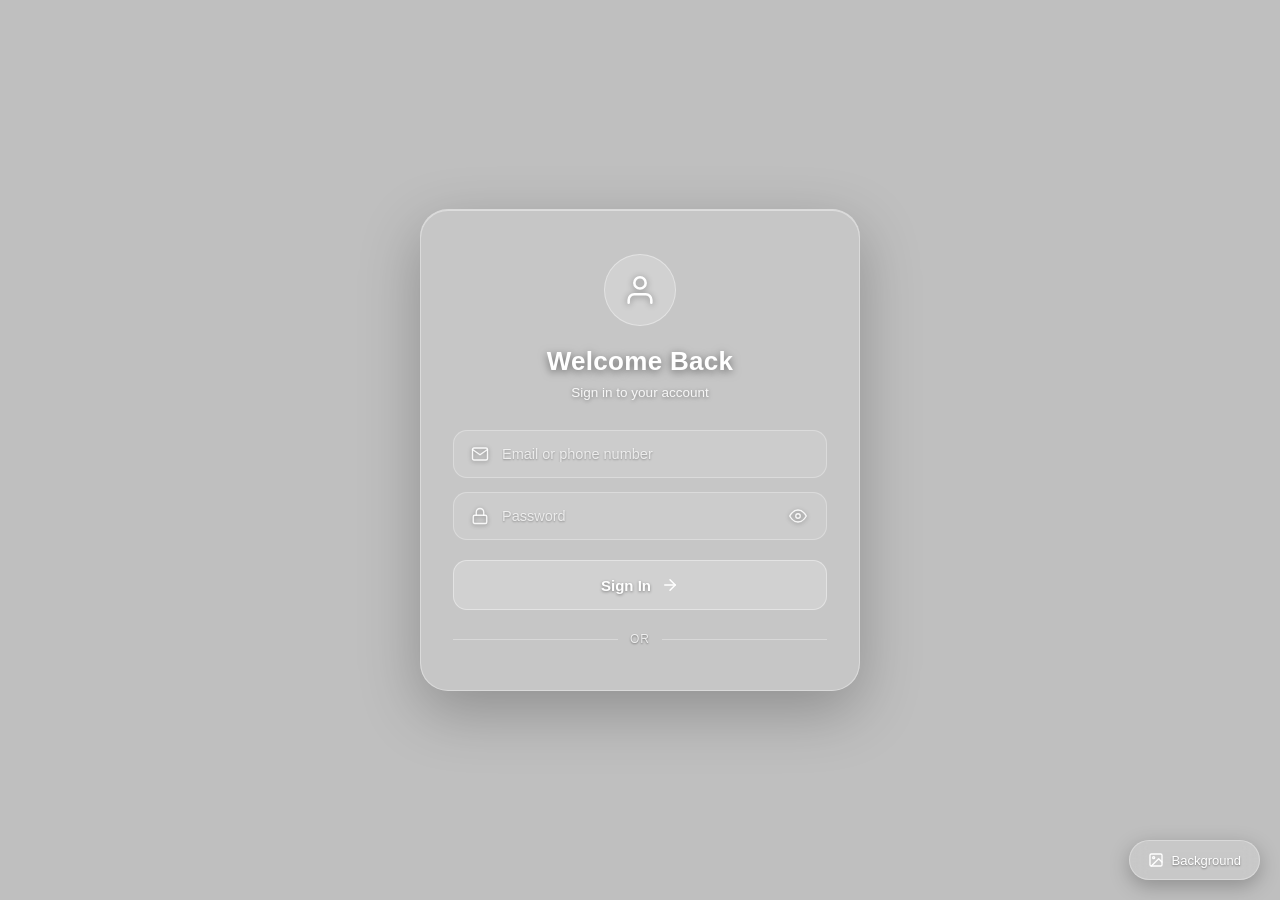
<file: index.html>
<!DOCTYPE html>
<html lang="en">
<head>
  <meta charset="UTF-8">
  <meta name="viewport" content="width=device-width, initial-scale=1.0">
  <title>Welcome Back - Login</title>
  <link rel="stylesheet" href="style.css">
  <script src="theme.js"></script>
</head>
<body>

  <!-- Background Overlay -->
  <div class="bg-overlay"></div>

  <!-- Login Card -->
  <div class="login-wrapper">
    <div class="login-card">

      <!-- Avatar Icon -->
      <div class="avatar">
        <svg xmlns="http://www.w3.org/2000/svg" viewBox="0 0 24 24" fill="none" stroke="currentColor" stroke-width="1.8" stroke-linecap="round" stroke-linejoin="round">
          <path d="M20 21v-2a4 4 0 0 0-4-4H8a4 4 0 0 0-4 4v2"></path>
          <circle cx="12" cy="7" r="4"></circle>
        </svg>
      </div>

      <!-- Title -->
      <h1 class="title">Welcome Back</h1>
      <p class="subtitle">Sign in to your account</p>

      <!-- Form -->
      <form id="loginForm" class="login-form">

        <!-- Email -->
        <div class="input-wrapper">
          <svg class="input-icon" xmlns="http://www.w3.org/2000/svg" viewBox="0 0 24 24" fill="none" stroke="currentColor" stroke-width="1.8" stroke-linecap="round" stroke-linejoin="round">
            <rect x="2" y="4" width="20" height="16" rx="2"></rect>
            <path d="m22 6-10 7L2 6"></path>
          </svg>
          <input type="text" id="email" placeholder="Email or phone number" required>
        </div>

        <!-- Password -->
        <div class="input-wrapper">
          <svg class="input-icon" xmlns="http://www.w3.org/2000/svg" viewBox="0 0 24 24" fill="none" stroke="currentColor" stroke-width="1.8" stroke-linecap="round" stroke-linejoin="round">
            <rect x="3" y="11" width="18" height="11" rx="2" ry="2"></rect>
            <path d="M7 11V7a5 5 0 0 1 10 0v4"></path>
          </svg>
          <input type="password" id="password" placeholder="Password" required>
          <button type="button" class="toggle-password" id="togglePassword" aria-label="Toggle password">
            <svg xmlns="http://www.w3.org/2000/svg" viewBox="0 0 24 24" fill="none" stroke="currentColor" stroke-width="1.8" stroke-linecap="round" stroke-linejoin="round">
              <path d="M1 12s4-8 11-8 11 8 11 8-4 8-11 8-11-8-11-8z"></path>
              <circle cx="12" cy="12" r="3"></circle>
            </svg>
          </button>
        </div>

        <!-- Sign In Button -->
        <button type="submit" class="signin-btn">
          <span>Sign In</span>
          <svg xmlns="http://www.w3.org/2000/svg" viewBox="0 0 24 24" fill="none" stroke="currentColor" stroke-width="2" stroke-linecap="round" stroke-linejoin="round">
            <line x1="5" y1="12" x2="19" y2="12"></line>
            <polyline points="12 5 19 12 12 19"></polyline>
          </svg>
        </button>

        <!-- OR Divider -->
        <div class="divider">
          <span>OR</span>
        </div>

      </form>
    </div>
  </div>

  <!-- Background Upload (Right Bottom) -->
  <div class="bg-upload">
    <label for="bgImage" class="bg-upload-btn" title="Change Background">
      <svg xmlns="http://www.w3.org/2000/svg" viewBox="0 0 24 24" fill="none" stroke="currentColor" stroke-width="2" stroke-linecap="round" stroke-linejoin="round">
        <rect x="3" y="3" width="18" height="18" rx="2" ry="2"></rect>
        <circle cx="8.5" cy="8.5" r="1.5"></circle>
        <polyline points="21 15 16 10 5 21"></polyline>
      </svg>
      <span>Background</span>
    </label>
    <input type="file" id="bgImage" accept="image/*" hidden>
  </div>

  <script src="script.js"></script>
</body>
</html>
</file>
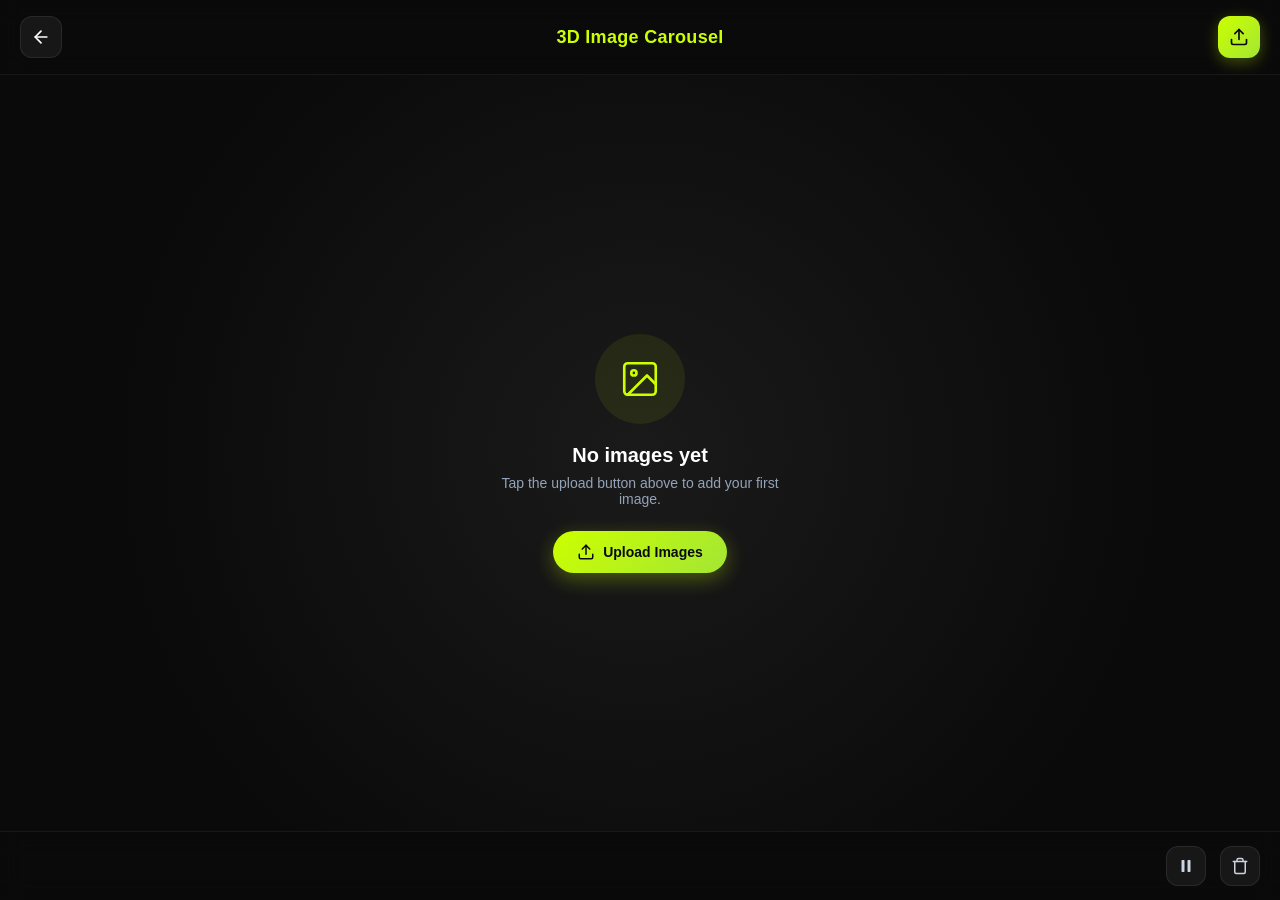
<file: gallery.html>
<!DOCTYPE html>
<html lang="en">
<head>
  <meta charset="UTF-8">
  <meta name="viewport" content="width=device-width, initial-scale=1.0">
  <title>3D Image Carousel</title>
  <link rel="stylesheet" href="gallery.css">
  <script src="theme.js"></script>
</head>
<body>

  <!-- ===== Page Header ===== -->
  <header class="gallery-header">
    <a href="dashboard.html" class="back-btn" aria-label="Back">
      <svg xmlns="http://www.w3.org/2000/svg" viewBox="0 0 24 24" fill="none" stroke="currentColor" stroke-width="2" stroke-linecap="round" stroke-linejoin="round">
        <line x1="19" y1="12" x2="5" y2="12"></line>
        <polyline points="12 19 5 12 12 5"></polyline>
      </svg>
    </a>
    <h1 class="gallery-title">3D Image Carousel</h1>
    <button class="upload-btn" id="uploadTrigger" aria-label="Upload Images">
      <svg xmlns="http://www.w3.org/2000/svg" viewBox="0 0 24 24" fill="none" stroke="currentColor" stroke-width="2" stroke-linecap="round" stroke-linejoin="round">
        <path d="M21 15v4a2 2 0 0 1-2 2H5a2 2 0 0 1-2-2v-4"></path>
        <polyline points="17 8 12 3 7 8"></polyline>
        <line x1="12" y1="3" x2="12" y2="15"></line>
      </svg>
    </button>
    <input type="file" id="imageUpload" accept="image/*" multiple hidden>
  </header>

  <!-- ===== 3D Carousel Stage ===== -->
  <div class="stage-container" id="stageContainer">
    <div class="stage" id="stage">
      <!-- Cards dynamically added via JavaScript -->
    </div>

    <!-- Empty State -->
    <div class="empty-state" id="emptyState">
      <div class="empty-icon">
        <svg xmlns="http://www.w3.org/2000/svg" viewBox="0 0 24 24" fill="none" stroke="currentColor" stroke-width="1.5" stroke-linecap="round" stroke-linejoin="round">
          <rect x="3" y="3" width="18" height="18" rx="2" ry="2"></rect>
          <circle cx="8.5" cy="8.5" r="1.5"></circle>
          <polyline points="21 15 16 10 5 21"></polyline>
        </svg>
      </div>
      <h2>No images yet</h2>
      <p>Tap the upload button above to add your first image.</p>
      <button class="empty-upload-btn" id="emptyUploadBtn">
        <svg xmlns="http://www.w3.org/2000/svg" viewBox="0 0 24 24" fill="none" stroke="currentColor" stroke-width="2" stroke-linecap="round" stroke-linejoin="round">
          <path d="M21 15v4a2 2 0 0 1-2 2H5a2 2 0 0 1-2-2v-4"></path>
          <polyline points="17 8 12 3 7 8"></polyline>
          <line x1="12" y1="3" x2="12" y2="15"></line>
        </svg>
        Upload Images
      </button>
    </div>
  </div>

  <!-- ===== Bottom Info ===== -->
  <div class="bottom-bar" id="bottomBar">
    <div class="dots" id="dots"></div>
    <button class="play-pause" id="playPauseBtn" title="Pause Auto Slide">
      <svg xmlns="http://www.w3.org/2000/svg" viewBox="0 0 24 24" fill="currentColor" id="playPauseIcon">
        <rect x="6" y="4" width="4" height="16" rx="1"></rect>
        <rect x="14" y="4" width="4" height="16" rx="1"></rect>
      </svg>
    </button>
    <button class="clear-btn" id="clearBtn" title="Clear All">
      <svg xmlns="http://www.w3.org/2000/svg" viewBox="0 0 24 24" fill="none" stroke="currentColor" stroke-width="2" stroke-linecap="round" stroke-linejoin="round">
        <polyline points="3 6 5 6 21 6"></polyline>
        <path d="M19 6v14a2 2 0 0 1-2 2H7a2 2 0 0 1-2-2V6m3 0V4a2 2 0 0 1 2-2h4a2 2 0 0 1 2 2v2"></path>
      </svg>
    </button>
  </div>

  <script src="gallery.js"></script>
</body>
</html>
</file>
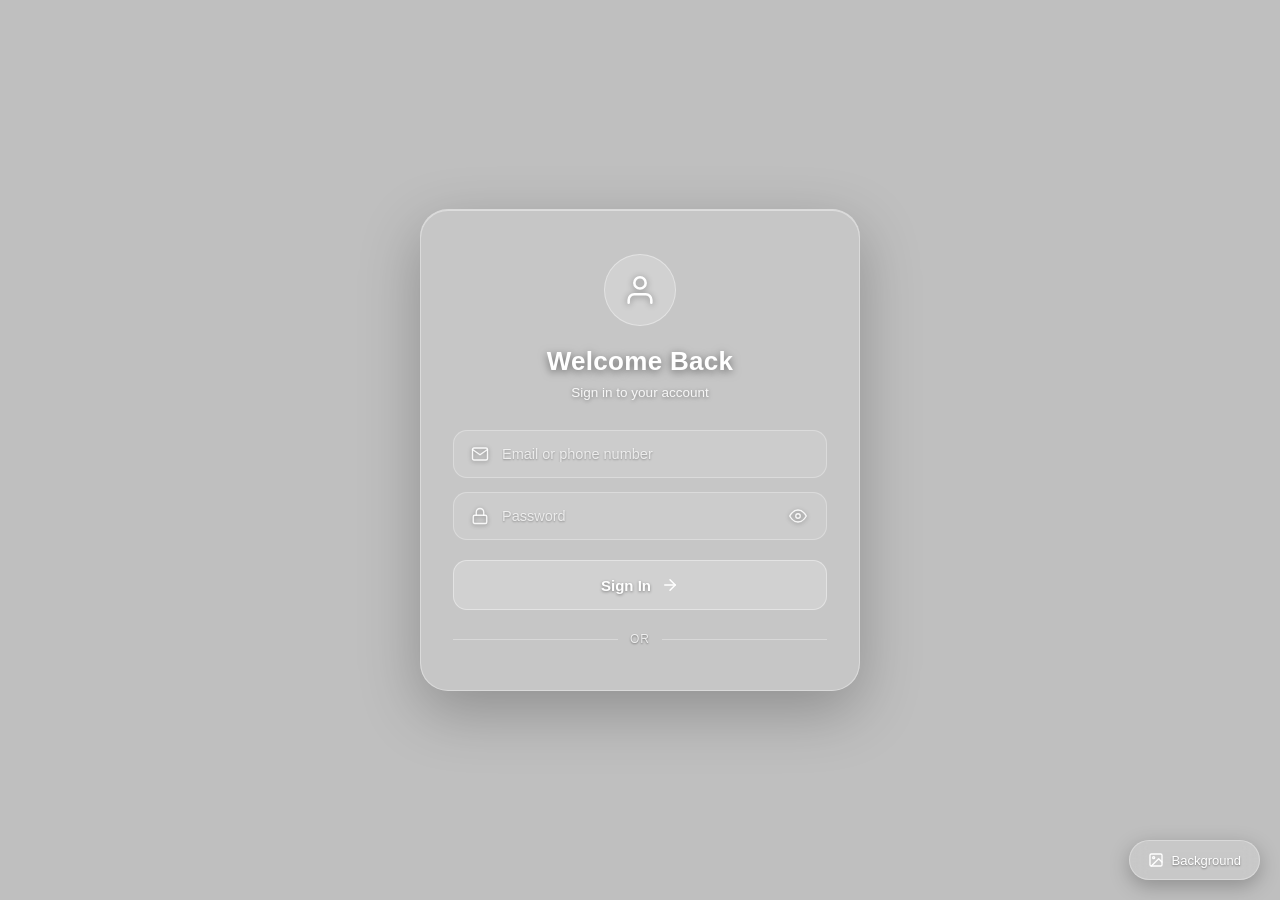
<file: profile.html>
<!DOCTYPE html>
<html lang="en">
<head>
  <meta charset="UTF-8">
  <meta name="viewport" content="width=device-width, initial-scale=1.0, maximum-scale=1.0, user-scalable=no">
  <meta name="theme-color" content="#0a0f1c">
  <title>Edit Profile - Gallery</title>
  <link rel="stylesheet" href="dashboard.css">
  <link rel="stylesheet" href="profile.css">
  <script src="theme.js"></script>
</head>
<body>

  <div class="app-frame">

    <!-- ===== Header ===== -->
    <header class="app-header">
      <a href="dashboard.html" class="header-btn" aria-label="Back">
        <svg xmlns="http://www.w3.org/2000/svg" viewBox="0 0 24 24" fill="none" stroke="currentColor" stroke-width="2.2" stroke-linecap="round" stroke-linejoin="round">
          <line x1="19" y1="12" x2="5" y2="12"></line>
          <polyline points="12 19 5 12 12 5"></polyline>
        </svg>
      </a>

      <div class="header-title">
        <h1>Edit Profile</h1>
        <p>Update your info</p>
      </div>

      <button class="header-btn" data-theme-toggle aria-label="Toggle theme">
        <span class="theme-icon"></span>
      </button>
    </header>

    <!-- ===== Content ===== -->
    <main class="profile-layout">

      <!-- Avatar Preview -->
      <div class="profile-hero">
        <div class="avatar-preview" id="avatarPreview">
          <svg xmlns="http://www.w3.org/2000/svg" viewBox="0 0 24 24" fill="none" stroke="currentColor" stroke-width="1.5" stroke-linecap="round" stroke-linejoin="round">
            <path d="M20 21v-2a4 4 0 0 0-4-4H8a4 4 0 0 0-4 4v2"></path>
            <circle cx="12" cy="7" r="4"></circle>
          </svg>
          <button class="avatar-camera-btn" id="avatarBtn" aria-label="Change Photo">
            <svg xmlns="http://www.w3.org/2000/svg" viewBox="0 0 24 24" fill="none" stroke="currentColor" stroke-width="2" stroke-linecap="round" stroke-linejoin="round">
              <path d="M23 19a2 2 0 0 1-2 2H3a2 2 0 0 1-2-2V8a2 2 0 0 1 2-2h4l2-3h6l2 3h4a2 2 0 0 1 2 2z"></path>
              <circle cx="12" cy="13" r="4"></circle>
            </svg>
          </button>
        </div>
        <p class="avatar-hint">Tap to change your photo</p>
      </div>

      <!-- Form -->
      <form class="profile-form" id="profileForm">
        <div class="form-group">
          <label for="profileName">Display Name</label>
          <input type="text" id="profileName" placeholder="Enter your name" maxlength="30" autocomplete="off" required>
        </div>

        <div class="form-group">
          <label for="profileBio">Bio <span class="optional">(optional)</span></label>
          <textarea id="profileBio" placeholder="Tell something about yourself..." maxlength="120" rows="3"></textarea>
        </div>

        <button type="submit" class="save-btn" id="saveBtn">
          <svg xmlns="http://www.w3.org/2000/svg" viewBox="0 0 24 24" fill="none" stroke="currentColor" stroke-width="2" stroke-linecap="round" stroke-linejoin="round">
            <path d="M19 21H5a2 2 0 0 1-2-2V5a2 2 0 0 1 2-2h11l5 5v11a2 2 0 0 1-2 2z"></path>
            <polyline points="17 21 17 13 7 13 7 21"></polyline>
            <polyline points="7 3 7 8 15 8"></polyline>
          </svg>
          <span>Save Changes</span>
        </button>
      </form>

      <input type="file" id="avatarInput" accept="image/*" hidden>

    </main>

  </div>

  <script src="profile.js"></script>
</body>
</html>
</file>
<file: style.css>
/* ===== Reset ===== */
* {
  margin: 0;
  padding: 0;
  box-sizing: border-box;
}

html, body {
  height: 100%;
}

body {
  font-family: 'Segoe UI', -apple-system, BlinkMacSystemFont, Roboto, sans-serif;
  min-height: 100vh;
  display: flex;
  align-items: center;
  justify-content: center;
  padding: 20px;

  /* Default Background Image */
  background-image: url('https://images.unsplash.com/photo-1531123897727-8f129e1688ce?w=1920&q=80');
  background-size: cover;
  background-position: center;
  background-repeat: no-repeat;
  background-attachment: fixed;

  position: relative;
  overflow-x: hidden;
  transition: background-image 0.5s ease;
}

/* ===== Dark Overlay (হালকা - background স্পষ্ট দেখাবে) ===== */
.bg-overlay {
  position: fixed;
  inset: 0;
  background: rgba(0, 0, 0, 0.25);
  z-index: 1;
  pointer-events: none;
}

/* ===== Wrapper ===== */
.login-wrapper {
  position: relative;
  z-index: 2;
  width: 100%;
  max-width: 420px;
}

/* =========================================================
   🪟 WHITE GLASS CARD - পকপকা, ব্লার নেই, পিছে দেখা যাবে
   ========================================================= */
.login-card {
  /* সাদা কাচ - very light white */
  background: rgba(255, 255, 255, 0.12);

  /* ✅ খুব হালকা blur - যাতে পিছনের ছবি স্পষ্ট দেখা যায় */
  backdrop-filter: blur(2px) saturate(160%);
  -webkit-backdrop-filter: blur(2px) saturate(160%);

  /* সাদা bright border - glass edge effect */
  border: 1px solid rgba(255, 255, 255, 0.35);

  border-radius: 28px;
  padding: 44px 32px 40px;

  /* হালকা shadow */
  box-shadow:
    0 20px 60px rgba(0, 0, 0, 0.25),
    inset 0 1px 0 rgba(255, 255, 255, 0.4);

  text-align: center;
  animation: fadeInUp 0.7s ease-out;
}

@keyframes fadeInUp {
  from {
    opacity: 0;
    transform: translateY(25px);
  }
  to {
    opacity: 1;
    transform: translateY(0);
  }
}

/* ===== Avatar ===== */
.avatar {
  width: 72px;
  height: 72px;
  margin: 0 auto 20px;
  border-radius: 50%;
  background: rgba(255, 255, 255, 0.18);
  border: 1px solid rgba(255, 255, 255, 0.4);
  display: flex;
  align-items: center;
  justify-content: center;
}

.avatar svg {
  width: 34px;
  height: 34px;
  color: #ffffff;
  filter: drop-shadow(0 1px 3px rgba(0, 0, 0, 0.4));
}

/* ===== Title ===== */
.title {
  font-size: 26px;
  font-weight: 700;
  color: #ffffff;
  margin-bottom: 8px;
  letter-spacing: 0.3px;
  text-shadow: 0 2px 8px rgba(0, 0, 0, 0.5);
}

.subtitle {
  font-size: 13.5px;
  color: rgba(255, 255, 255, 0.9);
  margin-bottom: 30px;
  font-weight: 400;
  text-shadow: 0 1px 4px rgba(0, 0, 0, 0.4);
}

/* ===== Form ===== */
.login-form {
  display: flex;
  flex-direction: column;
  gap: 14px;
}

/* ===== Input ===== */
.input-wrapper {
  position: relative;
  display: flex;
  align-items: center;
}

.input-icon {
  position: absolute;
  left: 18px;
  width: 18px;
  height: 18px;
  color: rgba(255, 255, 255, 0.9);
  pointer-events: none;
  z-index: 2;
  filter: drop-shadow(0 1px 2px rgba(0, 0, 0, 0.4));
}

.input-wrapper input {
  width: 100%;
  padding: 15px 18px 15px 48px;

  /* হালকা সাদা কাচ */
  background: rgba(255, 255, 255, 0.1);
  border: 1px solid rgba(255, 255, 255, 0.3);
  border-radius: 14px;

  color: #ffffff;
  font-size: 14.5px;
  font-weight: 500;
  outline: none;
  transition: all 0.25s ease;
  font-family: inherit;

  /* টেক্সট readable করার shadow */
  text-shadow: 0 1px 2px rgba(0, 0, 0, 0.4);
}

.input-wrapper input::placeholder {
  color: rgba(255, 255, 255, 0.75);
  font-weight: 400;
  text-shadow: 0 1px 2px rgba(0, 0, 0, 0.3);
}

.input-wrapper input:focus {
  background: rgba(255, 255, 255, 0.18);
  border-color: rgba(255, 255, 255, 0.6);
  box-shadow: 0 0 0 4px rgba(255, 255, 255, 0.15);
}

/* Autofill fix */
.input-wrapper input:-webkit-autofill,
.input-wrapper input:-webkit-autofill:hover,
.input-wrapper input:-webkit-autofill:focus {
  -webkit-text-fill-color: #ffffff;
  -webkit-box-shadow: 0 0 0px 1000px rgba(40, 40, 40, 0.85) inset;
  transition: background-color 5000s ease-in-out 0s;
  caret-color: #ffffff;
}

/* Password Toggle */
.toggle-password {
  position: absolute;
  right: 14px;
  background: none;
  border: none;
  cursor: pointer;
  padding: 6px;
  display: flex;
  align-items: center;
  justify-content: center;
  border-radius: 8px;
  transition: background 0.2s;
  z-index: 2;
}

.toggle-password:hover {
  background: rgba(255, 255, 255, 0.15);
}

.toggle-password svg {
  width: 18px;
  height: 18px;
  color: rgba(255, 255, 255, 0.9);
  filter: drop-shadow(0 1px 2px rgba(0, 0, 0, 0.4));
}

/* ===== Sign In Button ===== */
.signin-btn {
  display: flex;
  align-items: center;
  justify-content: center;
  gap: 10px;
  padding: 15px;
  margin-top: 6px;

  /* সাদা কাচ button */
  background: rgba(255, 255, 255, 0.18);
  border: 1px solid rgba(255, 255, 255, 0.4);
  border-radius: 14px;

  color: #ffffff;
  font-size: 15px;
  font-weight: 600;
  cursor: pointer;
  transition: all 0.3s ease;
  font-family: inherit;
  text-shadow: 0 1px 3px rgba(0, 0, 0, 0.4);
}

.signin-btn:hover {
  background: rgba(255, 255, 255, 0.28);
  border-color: rgba(255, 255, 255, 0.55);
  transform: translateY(-1px);
  box-shadow: 0 8px 24px rgba(0, 0, 0, 0.2);
}

.signin-btn:active {
  transform: translateY(0);
}

.signin-btn svg {
  width: 18px;
  height: 18px;
  transition: transform 0.3s ease;
}

.signin-btn:hover svg {
  transform: translateX(4px);
}

/* ===== Divider (OR) ===== */
.divider {
  display: flex;
  align-items: center;
  margin: 8px 0 4px;
  gap: 12px;
}

.divider::before,
.divider::after {
  content: '';
  flex: 1;
  height: 1px;
  background: rgba(255, 255, 255, 0.3);
}

.divider span {
  font-size: 12px;
  color: rgba(255, 255, 255, 0.8);
  font-weight: 500;
  letter-spacing: 1px;
  text-shadow: 0 1px 2px rgba(0, 0, 0, 0.4);
}

/* ===== Background Upload Button ===== */
.bg-upload {
  position: fixed;
  bottom: 20px;
  right: 20px;
  z-index: 10;
}

.bg-upload-btn {
  display: flex;
  align-items: center;
  gap: 8px;
  padding: 11px 18px;
  background: rgba(255, 255, 255, 0.15);
  backdrop-filter: blur(8px);
  -webkit-backdrop-filter: blur(8px);
  border: 1px solid rgba(255, 255, 255, 0.3);
  border-radius: 50px;
  color: #ffffff;
  font-size: 13px;
  font-weight: 500;
  cursor: pointer;
  transition: all 0.3s ease;
  box-shadow: 0 6px 20px rgba(0, 0, 0, 0.25);
  text-shadow: 0 1px 2px rgba(0, 0, 0, 0.4);
}

.bg-upload-btn:hover {
  background: rgba(255, 255, 255, 0.25);
  transform: translateY(-2px);
}

.bg-upload-btn svg {
  width: 16px;
  height: 16px;
}

/* =========================================================
   📱 Mobile Responsive
   ========================================================= */
@media (max-width: 480px) {
  body {
    padding: 16px;
    background-attachment: scroll;
  }

  .login-card {
    padding: 36px 24px 32px;
    border-radius: 24px;
    /* মোবাইলেও হালকা blur */
    background: rgba(255, 255, 255, 0.13);
    backdrop-filter: blur(2px) saturate(160%);
    -webkit-backdrop-filter: blur(2px) saturate(160%);
  }

  .avatar {
    width: 64px;
    height: 64px;
    margin-bottom: 16px;
  }

  .avatar svg {
    width: 30px;
    height: 30px;
  }

  .title {
    font-size: 22px;
  }

  .subtitle {
    font-size: 12.5px;
    margin-bottom: 24px;
  }

  .input-wrapper input {
    padding: 14px 16px 14px 46px;
    font-size: 14px;
    border-radius: 12px;
  }

  .input-icon {
    left: 16px;
    width: 17px;
    height: 17px;
  }

  .signin-btn {
    padding: 14px;
    font-size: 14.5px;
    border-radius: 12px;
  }

  .bg-upload {
    bottom: 14px;
    right: 14px;
  }

  .bg-upload-btn {
    padding: 9px 12px;
    font-size: 12px;
  }

  .bg-upload-btn span {
    display: none;
  }
}

/* Tablet */
@media (min-width: 481px) and (max-width: 768px) {
  .login-wrapper {
    max-width: 400px;
  }
}

/* Large Desktop */
@media (min-width: 1200px) {
  .login-wrapper {
    max-width: 440px;
  }
}
</file>
<file: gallery.css>
/* ===== Reset ===== */
* {
  margin: 0;
  padding: 0;
  box-sizing: border-box;
  -webkit-tap-highlight-color: transparent;
}

html, body {
  height: 100%;
}

body {
  font-family: 'Segoe UI', -apple-system, BlinkMacSystemFont, Roboto, sans-serif;
  background: #0a0a0a;
  color: #fff;
  min-height: 100vh;
  overflow: hidden;
  display: flex;
  flex-direction: column;
  user-select: none;
  -webkit-user-select: none;
}

/* =========================================================
   HEADER
   ========================================================= */
.gallery-header {
  display: flex;
  align-items: center;
  justify-content: space-between;
  padding: 16px 20px;
  background: rgba(10, 10, 10, 0.8);
  backdrop-filter: blur(12px);
  -webkit-backdrop-filter: blur(12px);
  border-bottom: 1px solid rgba(255, 255, 255, 0.06);
  position: relative;
  z-index: 20;
  flex-shrink: 0;
}

.gallery-title {
  font-size: 18px;
  font-weight: 700;
  color: #ccff00;
  letter-spacing: 0.3px;
  text-align: center;
  flex: 1;
  padding: 0 12px;
}

.back-btn,
.upload-btn {
  width: 42px;
  height: 42px;
  border-radius: 12px;
  background: rgba(255, 255, 255, 0.06);
  border: 1px solid rgba(255, 255, 255, 0.08);
  color: #fff;
  display: flex;
  align-items: center;
  justify-content: center;
  cursor: pointer;
  transition: all 0.2s;
  flex-shrink: 0;
  text-decoration: none;
}

.back-btn:hover,
.upload-btn:hover {
  background: rgba(204, 255, 0, 0.15);
  border-color: rgba(204, 255, 0, 0.4);
  color: #ccff00;
}

.back-btn svg,
.upload-btn svg {
  width: 20px;
  height: 20px;
}

.upload-btn {
  background: linear-gradient(135deg, #ccff00, #a3e635);
  color: #0a0a0a;
  border: none;
  box-shadow: 0 4px 16px rgba(204, 255, 0, 0.3);
}

.upload-btn:hover {
  background: linear-gradient(135deg, #d9ff33, #b4ee4a);
  color: #0a0a0a;
  transform: scale(1.05);
}

/* =========================================================
   STAGE (3D COVERFLOW CONTAINER)
   ========================================================= */
.stage-container {
  flex: 1;
  position: relative;
  width: 100%;
  height: 100%;
  display: flex;
  align-items: center;
  justify-content: center;

  /* 3D Perspective */
  perspective: 1400px;
  -webkit-perspective: 1400px;
  perspective-origin: 50% 50%;

  overflow: hidden;
  background: radial-gradient(circle at 50% 50%, #1a1a1a 0%, #0a0a0a 70%);

  /* Prevent scroll bounce on touch */
  touch-action: pan-y;
  cursor: grab;
}

.stage-container.dragging {
  cursor: grabbing;
}

.stage {
  position: relative;
  width: 100%;
  height: 100%;
  transform-style: preserve-3d;
  -webkit-transform-style: preserve-3d;
  display: flex;
  align-items: center;
  justify-content: center;
}

/* ===== Card ===== */
.card {
  position: absolute;
  top: 50%;
  left: 50%;

  /* Size - will be overridden for mobile */
  width: 320px;
  height: 420px;
  margin-left: -160px;
  margin-top: -210px;

  border-radius: 18px;
  overflow: hidden;
  box-shadow: 0 20px 50px rgba(0, 0, 0, 0.7);

  transition: transform 0.6s cubic-bezier(0.22, 1, 0.36, 1),
              opacity 0.6s cubic-bezier(0.22, 1, 0.36, 1),
              filter 0.6s cubic-bezier(0.22, 1, 0.36, 1);
  will-change: transform, opacity;

  backface-visibility: hidden;
  -webkit-backface-visibility: hidden;
}

.card img {
  width: 100%;
  height: 100%;
  object-fit: cover;
  display: block;
  pointer-events: none;
  -webkit-user-drag: none;
}

/* Reflection / shine */
.card::after {
  content: '';
  position: absolute;
  inset: 0;
  background: linear-gradient(
    180deg,
    rgba(255, 255, 255, 0.08) 0%,
    transparent 30%,
    transparent 70%,
    rgba(0, 0, 0, 0.25) 100%
  );
  pointer-events: none;
  border-radius: 18px;
}

/* ===== State classes ===== */
.card.active {
  box-shadow: 0 30px 70px rgba(0, 0, 0, 0.85),
              0 0 40px rgba(204, 255, 0, 0.15);
  z-index: 100;
}

.card.no-transition {
  transition: none !important;
}

/* ===== Empty State ===== */
.empty-state {
  position: absolute;
  inset: 0;
  display: flex;
  flex-direction: column;
  align-items: center;
  justify-content: center;
  text-align: center;
  padding: 30px;
  z-index: 5;
  pointer-events: auto;
}

.empty-state.hidden {
  display: none;
}

.empty-icon {
  width: 90px;
  height: 90px;
  border-radius: 50%;
  background: rgba(204, 255, 0, 0.08);
  display: flex;
  align-items: center;
  justify-content: center;
  margin-bottom: 20px;
}

.empty-icon svg {
  width: 42px;
  height: 42px;
  color: #ccff00;
}

.empty-state h2 {
  font-size: 20px;
  font-weight: 700;
  color: #fff;
  margin-bottom: 8px;
}

.empty-state p {
  font-size: 14px;
  color: #94a3b8;
  margin-bottom: 24px;
  max-width: 280px;
}

.empty-upload-btn {
  display: flex;
  align-items: center;
  gap: 8px;
  padding: 12px 24px;
  background: linear-gradient(135deg, #ccff00, #a3e635);
  border: none;
  border-radius: 50px;
  color: #0a0a0a;
  font-size: 14px;
  font-weight: 700;
  cursor: pointer;
  transition: all 0.25s;
  box-shadow: 0 6px 20px rgba(204, 255, 0, 0.3);
}

.empty-upload-btn:hover {
  transform: translateY(-2px);
  box-shadow: 0 10px 25px rgba(204, 255, 0, 0.45);
}

.empty-upload-btn svg {
  width: 18px;
  height: 18px;
}

/* =========================================================
   BOTTOM BAR
   ========================================================= */
.bottom-bar {
  position: relative;
  z-index: 20;
  padding: 14px 20px;
  background: rgba(10, 10, 10, 0.8);
  backdrop-filter: blur(12px);
  -webkit-backdrop-filter: blur(12px);
  border-top: 1px solid rgba(255, 255, 255, 0.06);
  display: flex;
  align-items: center;
  gap: 14px;
  flex-shrink: 0;
}

/* Dots */
.dots {
  flex: 1;
  display: flex;
  justify-content: center;
  align-items: center;
  gap: 8px;
  overflow: hidden;
  flex-wrap: nowrap;
  min-height: 20px;
}

.dot {
  width: 8px;
  height: 8px;
  border-radius: 50%;
  background: rgba(255, 255, 255, 0.25);
  transition: all 0.3s ease;
  cursor: pointer;
  flex-shrink: 0;
}

.dot.active {
  background: #ccff00;
  width: 24px;
  border-radius: 4px;
  box-shadow: 0 0 10px rgba(204, 255, 0, 0.6);
}

/* Buttons */
.play-pause,
.clear-btn {
  width: 40px;
  height: 40px;
  border-radius: 12px;
  background: rgba(255, 255, 255, 0.06);
  border: 1px solid rgba(255, 255, 255, 0.08);
  color: #cbd5e1;
  display: flex;
  align-items: center;
  justify-content: center;
  cursor: pointer;
  transition: all 0.2s;
  flex-shrink: 0;
}

.play-pause:hover {
  background: rgba(204, 255, 0, 0.15);
  color: #ccff00;
  border-color: rgba(204, 255, 0, 0.4);
}

.clear-btn:hover {
  background: rgba(239, 68, 68, 0.15);
  color: #f87171;
  border-color: rgba(239, 68, 68, 0.4);
}

.play-pause svg,
.clear-btn svg {
  width: 18px;
  height: 18px;
}

/* =========================================================
   RESPONSIVE
   ========================================================= */
@media (max-width: 768px) {
  .card {
    width: 240px;
    height: 340px;
    margin-left: -120px;
    margin-top: -170px;
    border-radius: 16px;
  }

  .gallery-title {
    font-size: 16px;
  }

  .back-btn,
  .upload-btn {
    width: 38px;
    height: 38px;
  }
}

@media (max-width: 480px) {
  .gallery-header {
    padding: 12px 14px;
  }

  .gallery-title {
    font-size: 15px;
  }

  .card {
    width: 200px;
    height: 290px;
    margin-left: -100px;
    margin-top: -145px;
  }

  .bottom-bar {
    padding: 12px 14px;
    gap: 10px;
  }

  .play-pause,
  .clear-btn {
    width: 36px;
    height: 36px;
  }
}

@media (max-height: 600px) {
  .card {
    width: 180px;
    height: 260px;
    margin-left: -90px;
    margin-top: -130px;
  }
}
</file>
<file: dashboard.css>
/* =========================================================
   🎨 THEME VARIABLES (Light + Dark)
   ========================================================= */
:root,
[data-theme="dark"] {
  --bg-app: #0a0f1c;
  --bg-frame: #05080f;
  --bg-card: #0c1526;
  --bg-input: #060a14;
  --bg-input-focus: #0e1729;

  --text-primary: #ffffff;
  --text-secondary: #cbd5e1;
  --text-muted: #94a3b8;
  --text-placeholder: #475569;
  --text-invert: #ffffff;

  --border-soft: rgba(59, 130, 246, 0.35);
  --border-input: rgba(148, 163, 184, 0.25);

  --accent: #3b82f6;
  --accent-gradient: linear-gradient(135deg, #3b82f6, #6366f1);
  --accent-glow: rgba(59, 130, 246, 0.5);
  --accent-glow-soft: rgba(59, 130, 246, 0.15);
  --accent-glow-inset: rgba(59, 130, 246, 0.05);
  --accent-ring: rgba(59, 130, 246, 0.18);
  --accent-ring-soft: rgba(59, 130, 246, 0.25);
  --avatar-bg: linear-gradient(135deg, #3b82f6, #8b5cf6);

  --shadow-frame: 0 0 80px rgba(59, 130, 246, 0.15);
  --header-bg: #0a0f1c;
  --drawer-bg: #0c1526;
}

[data-theme="light"] {
  --bg-app: #f5f7fb;
  --bg-frame: #eef1f8;
  --bg-card: #ffffff;
  --bg-input: #f7f9fc;
  --bg-input-focus: #ffffff;

  --text-primary: #0f172a;
  --text-secondary: #334155;
  --text-muted: #64748b;
  --text-placeholder: #94a3b8;
  --text-invert: #ffffff;

  --border-soft: rgba(59, 130, 246, 0.35);
  --border-input: rgba(148, 163, 184, 0.35);

  --accent: #2563eb;
  --accent-gradient: linear-gradient(135deg, #2563eb, #7c3aed);
  --accent-glow: rgba(37, 99, 235, 0.35);
  --accent-glow-soft: rgba(37, 99, 235, 0.1);
  --accent-glow-inset: rgba(37, 99, 235, 0.04);
  --accent-ring: rgba(37, 99, 235, 0.15);
  --accent-ring-soft: rgba(37, 99, 235, 0.2);
  --avatar-bg: linear-gradient(135deg, #2563eb, #7c3aed);

  --shadow-frame: 0 0 60px rgba(37, 99, 235, 0.1);
  --header-bg: #ffffff;
  --drawer-bg: #ffffff;
}


/* =========================================================
   RESET
   ========================================================= */
* {
  margin: 0;
  padding: 0;
  box-sizing: border-box;
  -webkit-tap-highlight-color: transparent;
}

html, body {
  height: 100%;
  overflow: hidden;
}

body {
  font-family: 'Segoe UI', -apple-system, BlinkMacSystemFont, Roboto, sans-serif;
  background: var(--bg-frame);
  color: var(--text-secondary);
  display: flex;
  align-items: center;
  justify-content: center;
  user-select: none;
  -webkit-user-select: none;
  transition: background 0.3s ease, color 0.3s ease;
}

.app-frame {
  position: relative;
  width: 100%;
  max-width: 480px;
  height: 100vh;
  max-height: 100vh;
  background: var(--bg-app);
  display: flex;
  flex-direction: column;
  overflow: hidden;
  box-shadow: var(--shadow-frame);
  transition: background 0.3s ease, box-shadow 0.3s ease;
}

@media (min-width: 500px) {
  .app-frame {
    max-height: 900px;
    border-radius: 32px;
    border: 1px solid rgba(59, 130, 246, 0.2);
  }
}

@media (min-width: 900px) {
  .app-frame {
    max-width: 620px;
    max-height: 940px;
  }
}

.app-header {
  flex-shrink: 0;
  display: flex;
  align-items: center;
  gap: 12px;
  padding: 14px 18px;
  background: var(--header-bg);
  border-bottom: 1px solid rgba(128, 128, 128, 0.15);
  position: relative;
  z-index: 10;
  transition: background 0.3s ease;
}

.header-btn {
  width: 44px;
  height: 44px;
  border-radius: 14px;
  background: #1a2440;
  border: 1px solid rgba(59, 130, 246, 0.2);
  color: #93c5fd;
  display: flex;
  align-items: center;
  justify-content: center;
  cursor: pointer;
  transition: all 0.2s;
  flex-shrink: 0;
}

.header-btn:active {
  transform: scale(0.95);
}

.header-btn svg {
  width: 22px;
  height: 22px;
}

.logout-btn {
  color: #f87171;
  border-color: rgba(239, 68, 68, 0.25);
}

.header-title {
  flex: 1;
  text-align: center;
  min-width: 0;
}

.header-title h1 {
  font-size: 20px;
  font-weight: 700;
  color: #fff;
  margin-bottom: 2px;
}

.header-title p {
  font-size: 12.5px;
  color: #94a3b8;
  white-space: nowrap;
  overflow: hidden;
  text-overflow: ellipsis;
}

/* =========================================================
   DASHBOARD LAYOUT (Scrollable Column)
   ========================================================= */
.dashboard-layout {
  flex: 1;
  display: flex;
  flex-direction: column;
  gap: 14px;
  padding: 12px;
  min-height: 0;
  overflow-y: auto;
  overflow-x: hidden;
  scroll-behavior: smooth;
}

.dashboard-layout::-webkit-scrollbar {
  width: 0;
  display: none;
}

.dashboard-layout {
  scrollbar-width: none;
}

/* =========================================================
   1. HERO CARD (Image Slider - Top, Full Width Big)
   ========================================================= */
.hero-card {
  position: relative;
  flex: 0 0 auto;
  height: 46vh;
  min-height: 260px;
  max-height: 420px;
  border-radius: 20px;
  overflow: hidden;
  background: #0c1526;
  border: 1.5px solid rgba(59, 130, 246, 0.35);
  box-shadow:
    0 0 20px rgba(59, 130, 246, 0.15),
    inset 0 0 20px rgba(59, 130, 246, 0.05);
}

.hero-slider {
  position: absolute;
  inset: 0;
  overflow: hidden;
}

.slide {
  position: absolute;
  inset: 0;
  opacity: 0;
  transition: opacity 0.6s ease;
  pointer-events: none;
}

.slide.active {
  opacity: 1;
  pointer-events: auto;
}

.slide img {
  width: 100%;
  height: 100%;
  object-fit: cover;
  display: block;
}

.hero-empty {
  position: absolute;
  inset: 0;
  display: flex;
  flex-direction: column;
  align-items: center;
  justify-content: center;
  gap: 6px;
  text-align: center;
  padding: 20px;
  color: #64748b;
  z-index: 2;
  background:
    radial-gradient(circle at 50% 50%, rgba(59, 130, 246, 0.1), transparent 65%),
    #060a14;
}

.hero-empty.hidden { display: none; }

.hero-empty svg {
  width: 46px;
  height: 46px;
  color: #3b82f6;
  opacity: 0.65;
  margin-bottom: 4px;
}

.hero-empty p {
  font-size: 14px;
  font-weight: 600;
  color: #94a3b8;
}

.hero-empty span {
  font-size: 12px;
  color: #475569;
}

.hero-label {
  position: absolute;
  top: 12px;
  left: 12px;
  display: inline-flex;
  align-items: center;
  gap: 6px;
  padding: 7px 14px;
  border-radius: 999px;
  background: linear-gradient(135deg, #2563eb, #4f46e5);
  color: #fff;
  font-size: 12px;
  font-weight: 600;
  box-shadow: 0 4px 14px rgba(37, 99, 235, 0.5);
  z-index: 6;
  white-space: nowrap;
}

.hero-label svg {
  width: 14px;
  height: 14px;
}

.hero-actions {
  position: absolute;
  top: 12px;
  right: 12px;
  display: flex;
  gap: 8px;
  z-index: 6;
}

.circle-btn {
  width: 40px;
  height: 40px;
  border-radius: 50%;
  border: none;
  display: flex;
  align-items: center;
  justify-content: center;
  cursor: pointer;
  transition: all 0.2s;
  color: #fff;
}

.circle-btn svg {
  width: 18px;
  height: 18px;
}

.circle-btn.blue {
  background: linear-gradient(135deg, #3b82f6, #6366f1);
  box-shadow: 0 4px 14px rgba(59, 130, 246, 0.55);
}

.circle-btn.red {
  background: linear-gradient(135deg, #ef4444, #dc2626);
  box-shadow: 0 4px 14px rgba(239, 68, 68, 0.55);
}

.circle-btn:active {
  transform: scale(0.92);
}

.nav-arrow {
  position: absolute;
  top: 50%;
  transform: translateY(-50%);
  width: 42px;
  height: 42px;
  border-radius: 50%;
  background: rgba(15, 23, 42, 0.8);
  backdrop-filter: blur(10px);
  -webkit-backdrop-filter: blur(10px);
  border: 1.5px solid rgba(148, 163, 184, 0.3);
  color: #fff;
  display: flex;
  align-items: center;
  justify-content: center;
  cursor: pointer;
  z-index: 5;
  transition: all 0.2s;
}

.nav-arrow:active {
  transform: translateY(-50%) scale(0.9);
  background: rgba(59, 130, 246, 0.9);
}

.nav-arrow svg {
  width: 20px;
  height: 20px;
}

.nav-arrow.prev { left: 10px; }
.nav-arrow.next { right: 10px; }

.hero-dots {
  position: absolute;
  bottom: 12px;
  left: 50%;
  transform: translateX(-50%);
  display: flex;
  gap: 6px;
  z-index: 6;
  padding: 5px 10px;
  background: rgba(0, 0, 0, 0.4);
  border-radius: 20px;
  backdrop-filter: blur(6px);
  -webkit-backdrop-filter: blur(6px);
}

.hero-dots:empty { display: none; }

.hero-dot {
  width: 7px;
  height: 7px;
  border-radius: 50%;
  background: rgba(255, 255, 255, 0.35);
  cursor: pointer;
  transition: all 0.3s;
}

.hero-dot.active {
  background: #fff;
  box-shadow: 0 0 10px rgba(255, 255, 255, 0.9);
  transform: scale(1.2);
}

/* =========================================================
   BOTTOM ROW
   ========================================================= */
.bottom-row {
  flex: 0 0 auto;
  display: grid;
  grid-template-columns: 1fr 1fr;
  gap: 12px;
  height: 30vh;
  min-height: 180px;
  max-height: 260px;
}

/* =========================================================
   2. WELCOME CARD
   ========================================================= */
.welcome-card {
  position: relative;
  border-radius: 20px;
  padding: 14px;
  background: linear-gradient(135deg, #0c1526 0%, #16213e 100%);
  border: 1.5px solid rgba(59, 130, 246, 0.35);
  box-shadow:
    0 0 20px rgba(59, 130, 246, 0.15),
    inset 0 0 20px rgba(59, 130, 246, 0.05);
  display: flex;
  flex-direction: column;
  gap: 10px;
  min-height: 0;
  overflow: hidden;
}

.welcome-content {
  position: relative;
  align-self: flex-start;
}

.welcome-avatar {
  width: 56px;
  height: 56px;
  border-radius: 50%;
  background: linear-gradient(135deg, #3b82f6, #8b5cf6);
  display: flex;
  align-items: center;
  justify-content: center;
  overflow: hidden;
  border: 2px solid #3b82f6;
  box-shadow:
    0 0 0 3px rgba(59, 130, 246, 0.18),
    0 0 18px rgba(59, 130, 246, 0.4);
  flex-shrink: 0;
}

.welcome-avatar img {
  width: 100%;
  height: 100%;
  object-fit: cover;
  display: block;
  border-radius: 50%;
}

.welcome-avatar svg {
  width: 26px;
  height: 26px;
  color: #fff;
}

.avatar-edit-btn {
  position: absolute;
  bottom: -3px;
  right: -3px;
  width: 22px;
  height: 22px;
  border-radius: 50%;
  background: #3b82f6;
  border: 2px solid var(--bg-card);
  color: #fff;
  display: flex;
  align-items: center;
  justify-content: center;
  cursor: pointer;
  box-shadow: 0 3px 10px rgba(59, 130, 246, 0.6);
  text-decoration: none;
  transition: transform 0.2s ease;
}

.avatar-edit-btn:active {
  transform: scale(0.9);
}

.avatar-edit-btn svg {
  width: 10px;
  height: 10px;
}

.welcome-text {
  display: flex;
  flex-direction: column;
  gap: 2px;
  min-height: 0;
}

.welcome-greet {
  font-size: 11px;
  color: #94a3b8;
  font-weight: 500;
}

.welcome-name {
  font-size: 16px;
  font-weight: 700;
  color: #fff;
  line-height: 1.15;
  overflow: hidden;
  text-overflow: ellipsis;
  white-space: nowrap;
}

.welcome-sub {
  font-size: 11px;
  color: #64748b;
  line-height: 1.35;
  margin-top: 3px;
  display: -webkit-box;
  -webkit-line-clamp: 2;
  -webkit-box-orient: vertical;
  overflow: hidden;
}

/* =========================================================
   3. VIDEO CARD
   ========================================================= */
.video-card {
  position: relative;
  border-radius: 20px;
  padding: 10px;
  background: #0c1526;
  border: 1.5px solid rgba(139, 92, 246, 0.35);
  box-shadow:
    0 0 20px rgba(139, 92, 246, 0.15),
    inset 0 0 20px rgba(139, 92, 246, 0.05);
  display: flex;
  flex-direction: column;
  gap: 8px;
  min-height: 0;
  overflow: hidden;
}

.video-box {
  flex: 1;
  position: relative;
  border-radius: 14px;
  overflow: hidden;
  background: #060a14;
  min-height: 0;
}

.video-box video {
  width: 100%;
  height: 100%;
  object-fit: cover;
  background: #000;
  display: block;
}

.video-empty {
  position: absolute;
  inset: 0;
  display: flex;
  flex-direction: column;
  align-items: center;
  justify-content: center;
  gap: 4px;
  text-align: center;
  padding: 12px;
  z-index: 2;
  background:
    radial-gradient(circle at 50% 50%, rgba(139, 92, 246, 0.12), transparent 65%),
    #060a14;
}

.video-empty.hidden { display: none; }

.play-big {
  width: 44px;
  height: 44px;
  border-radius: 50%;
  background: linear-gradient(135deg, #6366f1, #8b5cf6);
  display: flex;
  align-items: center;
  justify-content: center;
  box-shadow: 0 0 20px rgba(139, 92, 246, 0.5);
  margin-bottom: 4px;
  position: relative;
}

.play-big::before {
  content: '';
  position: absolute;
  inset: -4px;
  border-radius: 50%;
  border: 1.5px solid rgba(167, 139, 250, 0.5);
  animation: pulse 2s ease-out infinite;
}

@keyframes pulse {
  0% { transform: scale(1); opacity: 1; }
  100% { transform: scale(1.4); opacity: 0; }
}

.play-big svg {
  width: 18px;
  height: 18px;
  color: #fff;
  margin-left: 2px;
}

.video-empty p {
  font-size: 12px;
  font-weight: 600;
  color: #c4b5fd;
}

.video-empty span {
  font-size: 10.5px;
  color: #64748b;
}

.video-actions {
  display: flex;
  gap: 6px;
  flex-shrink: 0;
}

.mini-btn {
  flex: 1;
  display: flex;
  align-items: center;
  justify-content: center;
  gap: 4px;
  padding: 7px 6px;
  border-radius: 10px;
  border: none;
  color: #fff;
  font-size: 11px;
  font-weight: 600;
  cursor: pointer;
  transition: transform 0.15s;
  font-family: inherit;
  white-space: nowrap;
}

.mini-btn:active {
  transform: scale(0.95);
}

.mini-btn svg {
  width: 13px;
  height: 13px;
  flex-shrink: 0;
}

.mini-btn.blue {
  background: linear-gradient(135deg, #3b82f6, #6366f1);
  box-shadow: 0 3px 10px rgba(59, 130, 246, 0.4);
}

.mini-btn.red {
  background: linear-gradient(135deg, #ef4444, #dc2626);
  box-shadow: 0 3px 10px rgba(239, 68, 68, 0.4);
}

/* =========================================================
   FEATURED SECTION
   ========================================================= */
.featured-section {
  flex: 0 0 auto;
  display: flex;
  flex-direction: column;
  gap: 12px;
  padding-bottom: 8px;
}

.featured-hero {
  position: relative;
  width: 100%;
  height: 40vh;
  min-height: 220px;
  max-height: 360px;
  border-radius: 20px;
  overflow: hidden;
  background: #0c1526;
  border: 1.5px solid rgba(139, 92, 246, 0.35);
  box-shadow:
    0 0 20px rgba(139, 92, 246, 0.15),
    inset 0 0 20px rgba(139, 92, 246, 0.05);
}

.featured-slide {
  position: absolute;
  inset: 0;
  opacity: 0;
  transition: opacity 0.7s ease;
  pointer-events: none;
}

.featured-slide.active {
  opacity: 1;
  pointer-events: auto;
}

.featured-slide img {
  width: 100%;
  height: 100%;
  object-fit: cover;
  display: block;
}

.featured-hero-empty {
  position: absolute;
  inset: 0;
  display: flex;
  flex-direction: column;
  align-items: center;
  justify-content: center;
  gap: 6px;
  text-align: center;
  padding: 20px;
  color: #64748b;
  z-index: 2;
  background:
    radial-gradient(circle at 50% 50%, rgba(139, 92, 246, 0.1), transparent 65%),
    #060a14;
}

.featured-hero-empty.hidden { display: none; }

.featured-hero-empty svg {
  width: 46px;
  height: 46px;
  color: #8b5cf6;
  opacity: 0.7;
  margin-bottom: 4px;
}

.featured-hero-empty p {
  font-size: 14px;
  font-weight: 600;
  color: #94a3b8;
}

.featured-hero-empty span {
  font-size: 12px;
  color: #475569;
}

.featured-arrow {
  position: absolute;
  top: 50%;
  transform: translateY(-50%);
  width: 42px;
  height: 42px;
  border-radius: 50%;
  background: rgba(15, 23, 42, 0.8);
  backdrop-filter: blur(10px);
  -webkit-backdrop-filter: blur(10px);
  border: 1.5px solid rgba(148, 163, 184, 0.3);
  color: #fff;
  display: flex;
  align-items: center;
  justify-content: center;
  cursor: pointer;
  z-index: 5;
  transition: all 0.2s;
}

.featured-arrow:active {
  transform: translateY(-50%) scale(0.9);
  background: rgba(139, 92, 246, 0.9);
}

.featured-arrow svg {
  width: 20px;
  height: 20px;
}

.featured-arrow.prev { left: 10px; }
.featured-arrow.next { right: 10px; }

.featured-actions {
  position: absolute;
  top: 12px;
  right: 12px;
  display: flex;
  gap: 8px;
  z-index: 6;
}

/* =========================================================
   THUMBNAIL STRIP
   ========================================================= */
.thumbnail-strip-wrapper {
  position: relative;
  width: 100%;
  overflow: hidden;
  border-radius: 16px;
  padding: 8px 0;
  background: #0c1526;
  border: 1.5px solid rgba(59, 130, 246, 0.25);
  box-shadow:
    0 0 15px rgba(59, 130, 246, 0.1),
    inset 0 0 15px rgba(59, 130, 246, 0.04);
  -webkit-mask-image: linear-gradient(to right,
    transparent 0,
    black 24px,
    black calc(100% - 24px),
    transparent 100%);
  mask-image: linear-gradient(to right,
    transparent 0,
    black 24px,
    black calc(100% - 24px),
    transparent 100%);
}

.thumbnail-strip {
  display: flex;
  gap: 10px;
  padding: 0 12px;
  width: max-content;
  will-change: transform;
  cursor: grab;
}

.thumbnail-strip.dragging {
  cursor: grabbing;
}

.thumbnail-strip:empty::before {
  content: 'No images';
  display: block;
  color: #475569;
  font-size: 12px;
  padding: 10px 4px;
  white-space: nowrap;
}

.thumb-card {
  flex-shrink: 0;
  width: 72px;
  height: 72px;
  border-radius: 12px;
  overflow: hidden;
  cursor: pointer;
  border: 2px solid transparent;
  transition: all 0.25s ease;
  background: #060a14;
  position: relative;
  user-select: none;
  -webkit-user-drag: none;
}

.thumb-card img {
  width: 100%;
  height: 100%;
  object-fit: cover;
  display: block;
  pointer-events: none;
  -webkit-user-drag: none;
}

.thumb-card:hover {
  transform: scale(1.06);
  border-color: rgba(59, 130, 246, 0.6);
}

.thumb-card.active {
  border-color: #8b5cf6;
  box-shadow:
    0 0 0 2px rgba(139, 92, 246, 0.4),
    0 0 18px rgba(139, 92, 246, 0.6);
  transform: scale(1.06);
}

/* =========================================================
   DRAWER
   ========================================================= */
.drawer {
  position: absolute;
  top: 0;
  left: 0;
  width: 260px;
  height: 100%;
  background: var(--drawer-bg);
  border-right: 1px solid rgba(59, 130, 246, 0.2);
  z-index: 200;
  transform: translateX(-100%);
  transition: transform 0.3s ease, background 0.3s ease;
  display: flex;
  flex-direction: column;
}

.drawer.open {
  transform: translateX(0);
  box-shadow: 8px 0 32px rgba(0, 0, 0, 0.6);
}

.drawer-header {
  display: flex;
  align-items: center;
  justify-content: space-between;
  padding: 20px;
  border-bottom: 1px solid rgba(255, 255, 255, 0.06);
}

.drawer-logo {
  display: flex;
  align-items: center;
  gap: 10px;
  color: #fff;
  font-size: 18px;
  font-weight: 700;
}

.drawer-logo svg {
  width: 24px;
  height: 24px;
  color: #3b82f6;
}

.drawer-close {
  background: none;
  border: none;
  color: #94a3b8;
  cursor: pointer;
  padding: 6px;
  border-radius: 8px;
}

.drawer-close svg {
  width: 20px;
  height: 20px;
}

.drawer-nav {
  padding: 16px 12px;
  display: flex;
  flex-direction: column;
  gap: 6px;
}

.drawer-item {
  display: flex;
  align-items: center;
  gap: 14px;
  padding: 12px 16px;
  color: #94a3b8;
  text-decoration: none;
  border-radius: 12px;
  font-size: 14.5px;
  font-weight: 500;
  transition: all 0.2s;
}

.drawer-item svg {
  width: 20px;
  height: 20px;
}

.drawer-item.active {
  background: linear-gradient(135deg, rgba(59, 130, 246, 0.9), rgba(99, 102, 241, 0.9));
  color: #fff;
  box-shadow: 0 6px 18px rgba(59, 130, 246, 0.35);
}

.drawer-overlay {
  position: absolute;
  inset: 0;
  background: rgba(0, 0, 0, 0.6);
  z-index: 150;
  opacity: 0;
  pointer-events: none;
  transition: opacity 0.3s;
}

.drawer-overlay.show {
  opacity: 1;
  pointer-events: auto;
}

/* =========================================================
   RESPONSIVE — Small Screens
   ========================================================= */
@media (max-height: 700px) {
  .app-header { padding: 10px 14px; }
  .header-btn { width: 40px; height: 40px; }
  .header-title h1 { font-size: 18px; }
  .dashboard-layout { gap: 10px; padding: 10px; }
  .welcome-avatar { width: 48px; height: 48px; }
  .welcome-name { font-size: 14px; }
  .welcome-sub { font-size: 10.5px; }
  .play-big { width: 40px; height: 40px; }
  .mini-btn { font-size: 10px; padding: 6px 4px; }
  .mini-btn svg { width: 12px; height: 12px; }
  .hero-label { font-size: 11px; padding: 6px 12px; }
  .circle-btn { width: 36px; height: 36px; }
  .circle-btn svg { width: 16px; height: 16px; }
  .nav-arrow { width: 36px; height: 36px; }
  .nav-arrow svg { width: 18px; height: 18px; }

  .hero-card {
    height: 40vh;
    min-height: 200px;
  }

  .bottom-row {
    height: 26vh;
    min-height: 150px;
  }

  .featured-hero {
    height: 34vh;
    min-height: 180px;
  }

  .thumb-card {
    width: 60px;
    height: 60px;
  }

  .featured-arrow { width: 36px; height: 36px; }
  .featured-arrow svg { width: 18px; height: 18px; }
}

@media (max-height: 600px) {
  .header-title p { display: none; }
  .welcome-sub { -webkit-line-clamp: 1; }
  .video-empty span { display: none; }
}

@media (max-width: 360px) {
  .header-title h1 { font-size: 17px; }
  .header-title p { font-size: 11.5px; }
  .hero-label span { display: none; }
  .hero-label { padding: 7px 8px; }
  .mini-btn span { display: none; }
  .welcome-name { font-size: 14px; }

  .thumb-card {
    width: 56px;
    height: 56px;
    border-radius: 10px;
  }
}

/* =========================================================
   THEME TOGGLE ICON
   ========================================================= */
.theme-icon {
  display: flex;
  align-items: center;
  justify-content: center;
  width: 100%;
  height: 100%;
}

.theme-icon svg {
  width: 20px;
  height: 20px;
  color: currentColor;
}

/* =========================================================
   🌗 LIGHT MODE OVERRIDES
   ========================================================= */
[data-theme="light"] .hero-empty,
[data-theme="light"] .video-empty,
[data-theme="light"] .featured-hero-empty {
  background:
    radial-gradient(circle at 50% 50%, rgba(37, 99, 235, 0.08), transparent 65%),
    #f7f9fc;
}

[data-theme="light"] .welcome-card {
  background: linear-gradient(135deg, #ffffff 0%, #eef3fb 100%);
}

[data-theme="light"] .welcome-name,
[data-theme="light"] .header-title h1,
[data-theme="light"] .hero-empty p,
[data-theme="light"] .video-empty p,
[data-theme="light"] .featured-hero-empty p {
  color: var(--text-primary);
}

[data-theme="light"] .welcome-greet,
[data-theme="light"] .welcome-sub,
[data-theme="light"] .header-title p {
  color: var(--text-muted);
}

[data-theme="light"] .drawer-item {
  color: var(--text-muted);
}

[data-theme="light"] .drawer-logo {
  color: var(--text-primary);
}

[data-theme="light"] .drawer-close {
  color: var(--text-muted);
}

[data-theme="light"] .header-btn {
  background: #f0f3f9;
  color: var(--accent);
  border-color: rgba(37, 99, 235, 0.25);
}

[data-theme="light"] .logout-btn {
  color: #dc2626;
}

[data-theme="light"] .drawer-overlay {
  background: rgba(15, 23, 42, 0.35);
}

[data-theme="light"] .thumb-card {
  background: #eef1f8;
}

[data-theme="light"] .thumbnail-strip-wrapper {
  background: #ffffff;
}

/* =========================================================
   📁 ALBUMS PREVIEW SECTION
   ========================================================= */
.albums-preview-section {
  flex: 0 0 auto;
  display: flex;
  flex-direction: column;
  gap: 12px;
  padding: 14px;
  border-radius: 20px;
  background: var(--bg-card);
  border: 1.5px solid var(--border-soft);
  box-shadow:
    0 0 18px var(--accent-glow-soft),
    inset 0 0 18px var(--accent-glow-inset);
  transition: all 0.3s ease;
}

.albums-preview-header {
  display: flex;
  align-items: center;
  justify-content: space-between;
  gap: 10px;
}

.albums-preview-title {
  display: flex;
  align-items: center;
  gap: 10px;
  min-width: 0;
}

.albums-preview-icon {
  width: 38px;
  height: 38px;
  border-radius: 12px;
  background: var(--accent-gradient);
  display: flex;
  align-items: center;
  justify-content: center;
  box-shadow: 0 4px 12px var(--accent-glow);
  flex-shrink: 0;
}

.albums-preview-icon svg {
  width: 18px;
  height: 18px;
  color: #fff;
}

.albums-preview-title h3 {
  font-size: 15px;
  font-weight: 700;
  color: var(--text-primary);
  margin-bottom: 1px;
}

.albums-preview-title p {
  font-size: 11.5px;
  color: var(--text-muted);
}

.albums-view-all {
  display: inline-flex;
  align-items: center;
  gap: 3px;
  padding: 7px 12px;
  border-radius: 50px;
  background: var(--accent-glow-soft);
  border: 1px solid var(--border-soft);
  color: var(--accent);
  font-size: 12px;
  font-weight: 600;
  text-decoration: none;
  transition: all 0.2s;
  flex-shrink: 0;
}

.albums-view-all:active {
  transform: scale(0.95);
}

.albums-view-all svg {
  width: 13px;
  height: 13px;
}

.albums-preview-strip {
  display: flex;
  gap: 10px;
  overflow-x: auto;
  padding-bottom: 4px;
  scroll-snap-type: x mandatory;
}

.albums-preview-strip::-webkit-scrollbar {
  height: 0;
  display: none;
}

.albums-preview-strip {
  scrollbar-width: none;
}

.album-mini-card {
  flex-shrink: 0;
  width: 100px;
  display: flex;
  flex-direction: column;
  gap: 6px;
  cursor: pointer;
  scroll-snap-align: start;
  transition: transform 0.2s;
  text-decoration: none;
}

.album-mini-card:active {
  transform: scale(0.96);
}

.album-mini-thumb {
  position: relative;
  width: 100px;
  height: 100px;
  border-radius: 14px;
  overflow: hidden;
  background: var(--bg-input);
  border: 1.5px solid var(--border-soft);
  display: flex;
  align-items: center;
  justify-content: center;
}

.album-mini-thumb img {
  width: 100%;
  height: 100%;
  object-fit: cover;
  display: block;
}

.album-mini-thumb .mini-placeholder {
  width: 32px;
  height: 32px;
  color: var(--accent);
  opacity: 0.55;
}

.album-mini-badge {
  position: absolute;
  bottom: 5px;
  right: 5px;
  padding: 2px 7px;
  border-radius: 999px;
  background: rgba(0, 0, 0, 0.7);
  backdrop-filter: blur(6px);
  -webkit-backdrop-filter: blur(6px);
  color: #fff;
  font-size: 10px;
  font-weight: 700;
}

.album-mini-name {
  font-size: 11.5px;
  font-weight: 600;
  color: var(--text-primary);
  text-align: center;
  white-space: nowrap;
  overflow: hidden;
  text-overflow: ellipsis;
  padding: 0 2px;
}

.albums-preview-empty {
  display: flex;
  flex-direction: column;
  align-items: center;
  gap: 6px;
  padding: 22px 14px;
  text-align: center;
  border-radius: 14px;
  border: 1.5px dashed var(--border-soft);
  background: var(--bg-input);
}

.albums-preview-empty.hidden {
  display: none;
}

.albums-preview-empty svg {
  width: 34px;
  height: 34px;
  color: var(--accent);
  opacity: 0.55;
}

.albums-preview-empty p {
  font-size: 12px;
  color: var(--text-muted);
  margin-bottom: 2px;
}

.albums-create-link {
  font-size: 12.5px;
  color: var(--accent);
  font-weight: 700;
  text-decoration: none;
  padding: 6px 14px;
  border-radius: 50px;
  background: var(--accent-glow-soft);
  border: 1px solid var(--border-soft);
}

.albums-create-link:active {
  transform: scale(0.96);
}

/* =========================================================
   🌈 ROTATING BORDER HERO BANNER — 3 Moving Color Lines
   ========================================================= */

.rotating-hero-section {
  flex: 0 0 auto;
  padding: 12px;
  margin-bottom: 6px;
}

/* ===== Main frame (the card) ===== */
.rotating-border-wrap {
  position: relative;
  width: 100%;
  height: 240px;
  border-radius: 28px;
  background: var(--bg-card);
  padding: 22px;
  box-sizing: border-box;
  isolation: isolate;
  box-shadow:
    0 0 24px rgba(0, 0, 0, 0.4),
    inset 0 0 30px rgba(0, 0, 0, 0.35);
}

/* =========================================================
   🎯 3 ROTATING LINES
   Each ring = a thin rounded-rect border that "runs" around.
   We use background-position animation on a wide rainbow
   gradient so the colors flow along the border path.
   ========================================================= */

.rotating-ring {
  position: absolute;
  inset: 0;
  border-radius: 28px;
  pointer-events: none;
  z-index: 1;
  overflow: hidden;
  /* Each ring is a mask so only its border is visible */
}

/* =========================================================
   RING 1 — OUTERMOST (Rainbow, fastest)
   ========================================================= */
.ring-1 {
  inset: 0;
}
.ring-1::before {
  content: '';
  position: absolute;
  inset: 4px;                    /* 4px from the frame edge */
  border-radius: 24px;
  padding: 2px;                  /* 2px thick line */
  background: linear-gradient(
    90deg,
    #ff0000 0%,
    #ff8800 8%,
    #ffee00 16%,
    #44ff00 25%,
    #00ffcc 33%,
    #00aaff 41%,
    #4400ff 50%,
    #aa00ff 58%,
    #ff00cc 66%,
    #ff0066 75%,
    #ff4400 83%,
    #ffaa00 91%,
    #ff0000 100%
  );
  background-size: 300% 100%;
  /* Mask out center → keeps only a thin border path */
  -webkit-mask:
    linear-gradient(#000 0 0) content-box,
    linear-gradient(#000 0 0);
  -webkit-mask-composite: xor;
  mask-composite: exclude;
  animation: slideRing 6s linear infinite;
}

/* =========================================================
   RING 2 — MIDDLE (Purple-Pink spectrum, reverse, slower)
   ========================================================= */
.ring-2 {
  inset: 0;
}
.ring-2::before {
  content: '';
  position: absolute;
  inset: 10px;                   /* 6px gap from ring-1 */
  border-radius: 18px;
  padding: 2px;
  background: linear-gradient(
    90deg,
    #8b5cf6 0%,
    #ec4899 12%,
    #f97316 25%,
    #fbbf24 37%,
    #22d3ee 50%,
    #8b5cf6 62%,
    #ec4899 75%,
    #f97316 87%,
    #8b5cf6 100%
  );
  background-size: 300% 100%;
  -webkit-mask:
    linear-gradient(#000 0 0) content-box,
    linear-gradient(#000 0 0);
  -webkit-mask-composite: xor;
  mask-composite: exclude;
  animation: slideRing 8s linear infinite reverse;
}

/* =========================================================
   RING 3 — INNERMOST (Cyan-Green spectrum, slowest)
   ========================================================= */
.ring-3 {
  inset: 0;
}
.ring-3::before {
  content: '';
  position: absolute;
  inset: 16px;                   /* 6px gap from ring-2 */
  border-radius: 12px;
  padding: 2px;
  background: linear-gradient(
    90deg,
    #22d3ee 0%,
    #a3e635 12%,
    #06b6d4 25%,
    #84cc16 37%,
    #3b82f6 50%,
    #22d3ee 62%,
    #a3e635 75%,
    #06b6d4 87%,
    #22d3ee 100%
  );
  background-size: 300% 100%;
  -webkit-mask:
    linear-gradient(#000 0 0) content-box,
    linear-gradient(#000 0 0);
  -webkit-mask-composite: xor;
  mask-composite: exclude;
  animation: slideRing 10s linear infinite;
}

/* =========================================================
   🎬 The animation: slide the gradient across the line path
   ========================================================= */
@keyframes slideRing {
  0%   { background-position: 0% 50%; }
  100% { background-position: -300% 50%; }
}

/* =========================================================
   HERO CONTENT (image slider inside the rings)
   ========================================================= */
.rotating-hero-content {
  position: relative;
  width: 100%;
  height: 100%;
  border-radius: 14px;
  overflow: hidden;
  background: var(--bg-input);
  box-shadow:
    inset 0 0 24px rgba(0, 0, 0, 0.5),
    0 0 20px rgba(0, 0, 0, 0.4);
}

/* =========================================================
   SLIDER
   ========================================================= */
.rotating-slider {
  position: absolute;
  inset: 0;
  overflow: hidden;
}

.rotating-slide {
  position: absolute;
  inset: 0;
  opacity: 0;
  transition: opacity 0.8s ease;
  pointer-events: none;
}

.rotating-slide.active {
  opacity: 1;
  pointer-events: auto;
}

.rotating-slide img {
  width: 100%;
  height: 100%;
  object-fit: cover;
  display: block;
}

.rotating-empty {
  position: absolute;
  inset: 0;
  display: flex;
  flex-direction: column;
  align-items: center;
  justify-content: center;
  gap: 6px;
  text-align: center;
  padding: 20px;
  z-index: 2;
  background:
    radial-gradient(circle at 50% 50%, rgba(139, 92, 246, 0.15), transparent 65%),
    transparent;
  color: var(--text-muted);
}

.rotating-empty.hidden { display: none; }

.rotating-empty svg {
  width: 46px;
  height: 46px;
  color: var(--accent);
  opacity: 0.7;
  margin-bottom: 4px;
}

.rotating-empty p {
  font-size: 14px;
  font-weight: 600;
  color: var(--text-primary);
}

.rotating-empty span {
  font-size: 12px;
  color: var(--text-muted);
}

.rotating-nav {
  position: absolute;
  top: 50%;
  transform: translateY(-50%);
  width: 40px;
  height: 40px;
  border-radius: 50%;
  background: rgba(15, 23, 42, 0.75);
  backdrop-filter: blur(10px);
  -webkit-backdrop-filter: blur(10px);
  border: 1.5px solid rgba(255, 255, 255, 0.2);
  color: #fff;
  display: flex;
  align-items: center;
  justify-content: center;
  cursor: pointer;
  z-index: 5;
  transition: all 0.2s;
  opacity: 0.6;
}

.rotating-nav:hover {
  opacity: 1;
  background: rgba(139, 92, 246, 0.9);
  transform: translateY(-50%) scale(1.05);
}

.rotating-nav:active {
  transform: translateY(-50%) scale(0.9);
}

.rotating-nav svg {
  width: 18px;
  height: 18px;
}

.rotating-nav.prev { left: 10px; }
.rotating-nav.next { right: 10px; }

.rotating-dots {
  position: absolute;
  bottom: 12px;
  left: 50%;
  transform: translateX(-50%);
  display: flex;
  gap: 6px;
  z-index: 6;
  padding: 5px 10px;
  background: rgba(0, 0, 0, 0.5);
  border-radius: 20px;
  backdrop-filter: blur(6px);
  -webkit-backdrop-filter: blur(6px);
}

.rotating-dots:empty { display: none; }

.rotating-dot {
  width: 6px;
  height: 6px;
  border-radius: 50%;
  background: rgba(255, 255, 255, 0.4);
  cursor: pointer;
  transition: all 0.3s;
}

.rotating-dot.active {
  width: 18px;
  border-radius: 3px;
  background: #fff;
  box-shadow: 0 0 10px rgba(255, 255, 255, 0.9);
}

.rotating-label {
  position: absolute;
  top: 10px;
  left: 10px;
  display: inline-flex;
  align-items: center;
  gap: 6px;
  padding: 6px 12px;
  border-radius: 999px;
  background: linear-gradient(135deg, #8b5cf6, #ec4899);
  color: #fff;
  font-size: 11.5px;
  font-weight: 600;
  box-shadow: 0 4px 14px rgba(139, 92, 246, 0.5);
  z-index: 6;
}

.rotating-label svg {
  width: 13px;
  height: 13px;
}

.rotating-actions {
  position: absolute;
  top: 10px;
  right: 10px;
  display: flex;
  gap: 8px;
  z-index: 6;
}

/* =========================================================
   LIGHT MODE — Rotating Banner
   ========================================================= */
[data-theme="light"] .rotating-border-wrap {
  background: #ffffff;
  box-shadow:
    0 4px 24px rgba(37, 99, 235, 0.12),
    inset 0 0 30px rgba(37, 99, 235, 0.04);
}

[data-theme="light"] .rotating-hero-content {
  background: #f7f9fc;
  box-shadow:
    inset 0 0 24px rgba(37, 99, 235, 0.06),
    0 4px 16px rgba(37, 99, 235, 0.08);
}

[data-theme="light"] .rotating-empty {
  background:
    radial-gradient(circle at 50% 50%, rgba(139, 92, 246, 0.08), transparent 65%),
    transparent;
}

[data-theme="light"] .rotating-nav {
  background: rgba(255, 255, 255, 0.85);
  color: #0f172a;
  border-color: rgba(15, 23, 42, 0.15);
}

/* =========================================================
   RESPONSIVE — Rotating Banner
   ========================================================= */
@media (max-height: 700px) {
  .rotating-border-wrap {
    height: 200px;
    padding: 20px;
  }
}

@media (max-width: 360px) {
  .rotating-border-wrap {
    height: 180px;
    border-radius: 24px;
    padding: 18px;
  }
  .rotating-hero-content {
    border-radius: 12px;
  }
  .rotating-label span { display: none; }
  .rotating-label { padding: 6px 8px; }
}

/* =========================================================
   📸 PERFECT MOBILE IMAGE FIT (সব জায়গার ছবি নিখুঁতভাবে ফিট হবে)
   ========================================================= */

/* ১. সব ছবিতে object-fit: cover নিশ্চিত করা */
.slide img,
.featured-slide img,
.rotating-slide img,
.viewer-img img,
.album-mini-thumb img,
.album-preview img,
.thumb-card img {
  width: 100%;
  height: 100%;
  object-fit: cover !important;
  object-position: center !important;
  display: block;
}

/* ২. ইমেজের ভেতরের সাইজিং বা স্ক্রোলিং বন্ধ করা */
.hero-slider,
.featured-hero,
.rotating-hero-content,
.viewer-img {
  overflow: hidden !important;
}

/* ৩. মোবাইলের মতো নিখুঁত অনুভূতি আনার জন্য ইমেজের উপর হালকা শ্যাডো */
.hero-card,
.featured-hero,
.rotating-hero-content {
  box-shadow: inset 0 0 15px rgba(0,0,0,0.5) !important;
}

/* ৪. অ্যালবামের ভেতরের ছবিগুলো একদম বর্গাকার (Square) রাখার জন্য */
.viewer-img {
  aspect-ratio: 1 / 1 !important;
}

/* ৫. ইমেজ লোড হওয়ার সময় যাতে অদ্ভুত কম্পন না হয় */
.slide, .featured-slide, .rotating-slide {
  will-change: opacity;
  backface-visibility: hidden;
  transform: translateZ(0);
}
</file>
<file: profile.css>
/* =========================================================
   PROFILE PAGE
   ========================================================= */

.profile-layout {
  flex: 1;
  display: flex;
  flex-direction: column;
  gap: 20px;
  padding: 20px 16px;
  overflow-y: auto;
  overflow-x: hidden;
  min-height: 0;
  scroll-behavior: smooth;
}

.profile-layout::-webkit-scrollbar { width: 0; display: none; }
.profile-layout { scrollbar-width: none; }

/* =========================================================
   AVATAR PREVIEW
   ========================================================= */
.profile-hero {
  display: flex;
  flex-direction: column;
  align-items: center;
  gap: 10px;
  padding: 10px 0 4px;
}

.avatar-preview {
  position: relative;
  width: 120px;
  height: 120px;
  border-radius: 50%;
  background: var(--avatar-bg);
  display: flex;
  align-items: center;
  justify-content: center;
  overflow: visible;
  border: 3px solid var(--accent);
  box-shadow:
    0 0 0 4px var(--accent-ring),
    0 0 30px var(--accent-glow);
  transition: box-shadow 0.3s ease;
}

.avatar-preview img {
  width: 100%;
  height: 100%;
  object-fit: cover;
  border-radius: 50%;
  display: block;
}

.avatar-preview > svg {
  width: 52px;
  height: 52px;
  color: var(--text-invert);
}

.avatar-camera-btn {
  position: absolute;
  bottom: 2px;
  right: 2px;
  width: 36px;
  height: 36px;
  border-radius: 50%;
  background: var(--accent);
  border: 3px solid var(--bg-card);
  color: #fff;
  display: flex;
  align-items: center;
  justify-content: center;
  cursor: pointer;
  box-shadow: 0 4px 14px var(--accent-glow);
  transition: transform 0.2s;
}

.avatar-camera-btn:active {
  transform: scale(0.9);
}

.avatar-camera-btn svg {
  width: 16px;
  height: 16px;
}

.avatar-hint {
  font-size: 12px;
  color: var(--text-muted);
}

/* =========================================================
   FORM
   ========================================================= */
.profile-form {
  display: flex;
  flex-direction: column;
  gap: 18px;
  background: var(--bg-card);
  border: 1.5px solid var(--border-soft);
  border-radius: 20px;
  padding: 20px 16px;
  box-shadow:
    0 0 20px var(--accent-glow-soft),
    inset 0 0 20px var(--accent-glow-inset);
  transition: all 0.3s ease;
}

.form-group {
  display: flex;
  flex-direction: column;
  gap: 8px;
}

.form-group label {
  font-size: 12.5px;
  font-weight: 600;
  color: var(--text-secondary);
  letter-spacing: 0.3px;
  text-transform: uppercase;
}

.form-group .optional {
  font-weight: 400;
  text-transform: none;
  color: var(--text-muted);
  font-size: 11.5px;
}

.form-group input,
.form-group textarea {
  width: 100%;
  padding: 13px 15px;
  border-radius: 12px;
  background: var(--bg-input);
  border: 1.5px solid var(--border-input);
  color: var(--text-primary);
  font-size: 14.5px;
  font-family: inherit;
  outline: none;
  transition: all 0.2s ease;
  resize: none;
}

.form-group input::placeholder,
.form-group textarea::placeholder {
  color: var(--text-placeholder);
}

.form-group input:focus,
.form-group textarea:focus {
  border-color: var(--accent);
  background: var(--bg-input-focus);
  box-shadow: 0 0 0 4px var(--accent-ring-soft);
}

/* =========================================================
   SAVE BUTTON
   ========================================================= */
.save-btn {
  display: flex;
  align-items: center;
  justify-content: center;
  gap: 8px;
  padding: 14px;
  border-radius: 14px;
  border: none;
  background: var(--accent-gradient);
  color: #fff;
  font-size: 15px;
  font-weight: 700;
  font-family: inherit;
  cursor: pointer;
  box-shadow: 0 6px 20px var(--accent-glow);
  transition: transform 0.15s;
}

.save-btn:active {
  transform: scale(0.97);
}

.save-btn svg {
  width: 17px;
  height: 17px;
}

/* =========================================================
   SUCCESS TOAST
   ========================================================= */
.toast {
  position: fixed;
  bottom: 30px;
  left: 50%;
  transform: translateX(-50%) translateY(80px);
  background: var(--accent-gradient);
  color: #fff;
  padding: 12px 24px;
  border-radius: 50px;
  font-size: 14px;
  font-weight: 600;
  box-shadow: 0 10px 30px var(--accent-glow);
  opacity: 0;
  transition: all 0.35s cubic-bezier(0.22, 1, 0.36, 1);
  z-index: 9999;
  pointer-events: none;
  display: flex;
  align-items: center;
  gap: 8px;
}

.toast.show {
  opacity: 1;
  transform: translateX(-50%) translateY(0);
}

.toast svg {
  width: 16px;
  height: 16px;
}
</file>
